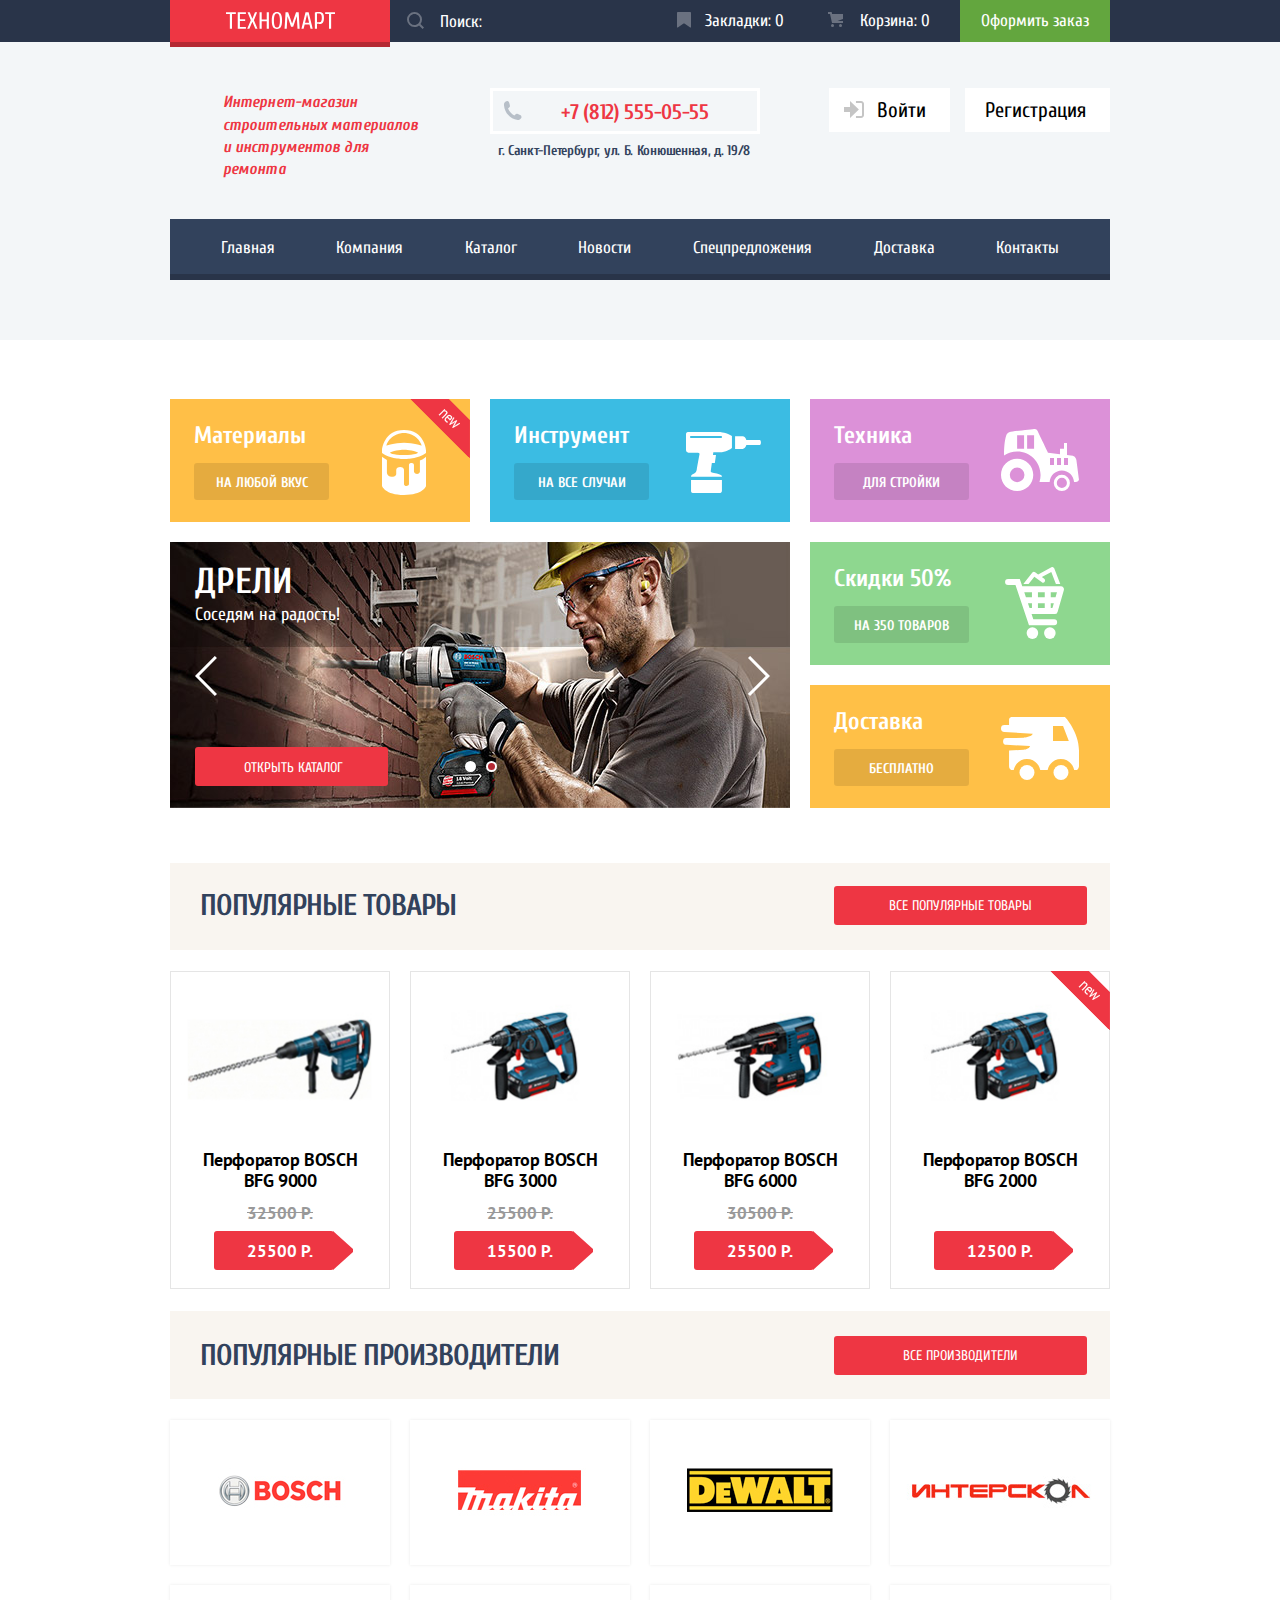
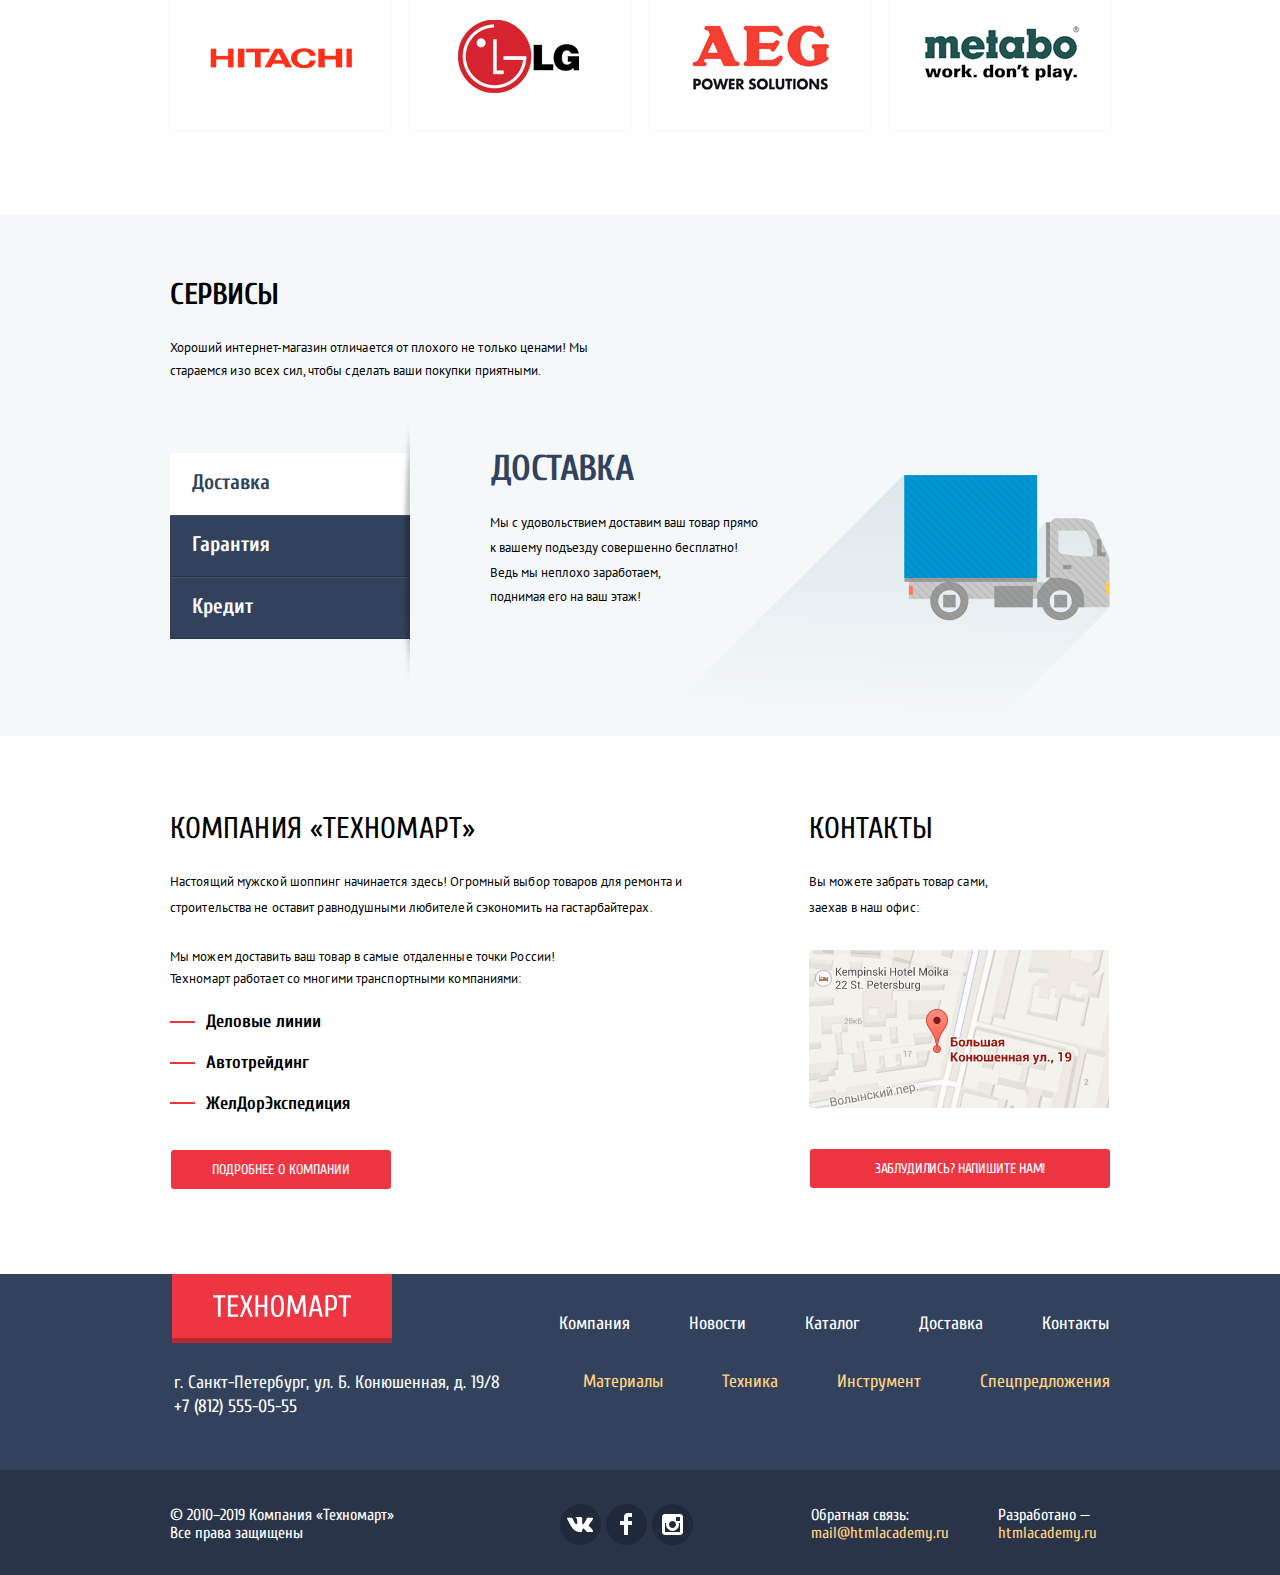
<file: index.html>
<!DOCTYPE html>
<html lang="ru">

  <head>
    <meta charset="UTF-8">
    <meta name="viewport" content="width=device-width, initial-scale=1.0">
    <meta http-equiv="X-UA-Compatible" content="ie=edge">
    <title>Техномарт</title>
    <link href="https://fonts.googleapis.com/css?family=Cuprum:400,400i,700%7CPT+Sans:400,700&display=swap&subset=cyrillic" rel="stylesheet">    
    <link rel="stylesheet" href="css/style.min.css">
  </head>

  <body>
    <header class="page_header">
      <div class="page_header_top">
        <div class="wrapper">
          <a href="index.html" class="page_header_logo">
            <img src="img/logo_technomart.svg" width="109" height="19" alt="Логотип  ТЕХНОМАРТ">
          </a>
          <form class="page_header_search" action="https://echo.htmlacademy.ru" method="get">
            <label for="search" class="visually-hidden">Поиск</label>
            <input class="search_input" type="search" name="search" id="search" placeholder="Поиск:">
            <svg class="search_ico" xmlns="http://www.w3.org/2000/svg" width="17" height="17" viewBox="0 0 17 17"><path fill="#ffffff" d="M17 15.586l-3.542-3.542A7.465 7.465 0 0 0 15 7.5 7.5 7.5 0 1 0 7.5 15c1.71 0 3.282-.579 4.544-1.542L15.586 17 17 15.586zM2 7.5C2 4.467 4.467 2 7.5 2 10.532 2 13 4.467 13 7.5c0 3.032-2.468 5.5-5.5 5.5A5.506 5.506 0 0 1 2 7.5z"/></svg>
          </form>
          <a class="page_header_bookmarks" href="">Закладки: <span>0</span></a>
          <a class="page_header_cart empty" href="">Корзина: <span>0</span></a>
          <a class="page_header_purchase" href="">Оформить заказ</a>  
        </div>
      </div>

      <div class="page_header_middle">
        <div class="wrapper">
            <h1 class="page_header_info">
              Интернет-магазин строительных материалов и&nbsp;инструментов для ремонта
            </h1>
          <div class="page_header_contacts">
            <p class="phone_link"><a href="tel:+7(812)555-05-55">+7 (812) 555-05-55</a></p>
            <p>г. Санкт-Петербург, ул. Б. Конюшенная, д. 19/8</p>
          </div>
          <div class="user">
            <h2 class="visually-hidden">Авторизация</h2>
            <ul>
              <li class="user_log-in">
                <a class="user_link" href="">Войти
                  <svg xmlns="http://www.w3.org/2000/svg" width="20" height="17" viewBox="0 0 20 17"><path fill="#c5c5c5" d="M14.875 8.5L6 0v6H0v5h6v6z"/><path fill="#c5c5c5" d="M16.986 15.01h-5.027V17h5.027c2.178 0 3.004-1.81 3.029-3.026V3.028C19.99 1.811 19.164 0 16.986 0h-5.027v1.99h5.027c.839 0 .992.681 1.01 1.057v10.904c-.017.376-.171 1.059-1.01 1.059z"/></svg>
                </a>
              </li>
              <li class="user_registration">
                <a class="user_link" href="">Регистрация</a>
              </li>
            </ul>
          </div>
  
        </div>
      </div>

      <nav class="main_nav">
        <ul class="wrapper">
          <li><a href="">Главная</a></li>
          <li><a href="">Компания</a></li>
          <li><a href="catalog.html">Каталог</a></li>
          <li><a href="">Новости</a></li>
          <li><a href="">Спецпредложения</a></li>
          <li><a href="">Доставка</a></li>
          <li><a href="">Контакты</a></li>
        </ul>
      </nav>
    </header>

    <main>
      <!-- Секция "Возможности" -->
      <section class="opportunities wrapper">
        <h2 class="visually-hidden">Возможности</h2>
        <ul class="opportunities_list">
          <li class="opportunities_item materials">
            <article>
              <h3>Материалы</h3>
              <div class="flag flag-new flag-opportunities">новинка</div>
              <a href="">На любой вкус</a>
            </article>
          </li>
          <li class="opportunities_item tool">
            <article>
              <h3>Инструмент</h3>
              <a href="">На все случаи</a>
            </article>
          </li>
          <li class="opportunities_item technic">
            <article>
              <h3>Техника</h3>
              <a href="">Для стройки</a>
            </article>
          </li>
          <li class="opportunities_slider">
            <ul class="slider_list">
              <li class="slider_item drills">
                <article>
                  <h3>Дрели</h3>
                  <p>Соседям на радость!</p>
                </article>
              </li>
              <li class="slider_item perforators">
                <article class="hidden"> <!-- hidden - класс для временного скрытия -->
                  <h3>Перфораторы</h3>
                  <p>Настоящие мужские игрушки</p>
                  <!-- <img src="img/slider_perforators.jpg" width="620" height="266" alt="Перфораторы"> -->
                </article>
              </li>
            </ul>

            <ul class="slider_dots">
              <li><button type="button"><span class="visually-hidden">Слайд 1</span></button></li>
              <li><button type="button" class="active"><span class="visually-hidden">Слайд 2</span></button></li>
            </ul>

            <button type="button" class="slider_button slider_button-prev visually-hidden" aria-label="Предыдущий"></button>
            <button type="button" class="slider_button slider_button-next visually-hidden" aria-label="Следующий"></button>

            <a href="catalog.html">Открыть каталог</a>
          </li>
          <li>
            <article class="opportunities_item discounts">
              <h3>Скидки 50%</h3>
              <a href="">На 350 товаров</a>
            </article>
            <article class="opportunities_item delivery">
              <h3>Доставка</h3>
              <a href="">Бесплатно</a>
            </article>
          </li>
        </ul>
      </section>
      <!-- Секция "Популярные товары" -->
      <section class="goods-popular wrapper">
        <h2>Популярные товары</h2>
        <a href="">Все популярные товары</a>

        <ul class="goods_list">
          <li class="goods_item">
            <article>
              <h3 class="goods_item_title">
                <a class="goods_item_name" href="">
                  Перфоратор BOSCH BFG 9000
                </a>
              </h3>
              <div class="goods_item_popup">
                <a href="">Купить</a>
                <button class="button">В закладки</button>
              </div>
              <a class="goods_item_image" href="">
                <img src="img/perf_bosch_bfg_9000.jpg" width="218" height="170" alt="Перфоратор BOSCH BFG 9000">
              </a>
              <del class="goods_item_price-old">32500 Р.</del>
              <p class="goods_item_price">25500 Р.</p>
            </article>
          </li>
          <li class="goods_item">
            <article>
              <h3 class="goods_item_title">
                <a class="goods_item_name" href="">
                  Перфоратор BOSCH BFG 3000
                </a>
              </h3>
              <div class="goods_item_popup">
                <a href="">Купить</a>
                <button class="button">В закладки</button>
              </div>
              <a class="goods_item_image" href="">
                <img src="img/perf_bosch_bfg_3000.jpg" width="218" height="170" alt="Перфоратор BOSCH BFG 3000">
              </a>
              <del class="goods_item_price-old">25500 Р.</del>
              <p class="goods_item_price">15500 Р.</p>
            </article>
          </li>
          <li class="goods_item">
            <article>
              <h3 class="goods_item_title">
                <a class="goods_item_name" href="">
                  Перфоратор BOSCH BFG 6000
                </a>
              </h3>
              <div class="goods_item_popup">
                <a href="">Купить</a>
                <button class="button">В закладки</button>
              </div>
              <a class="goods_item_image" href="">
                <img src="img/perf_bosch_bfg_6000.jpg" width="218" height="170" alt="Перфоратор BOSCH BFG 6000">
              </a>
              <del class="goods_item_price-old">30500 Р.</del>
              <p class="goods_item_price">25500 Р.</p>
            </article>
          </li>
          <li class="goods_item">
            <article>
              <h3 class="goods_item_title">
                <a class="goods_item_name" href="">
                  Перфоратор BOSCH BFG 2000
                </a>
              </h3>
              <div class="flag flag-new">новинка</div>
              <div class="goods_item_popup">
                <a href="">Купить</a>
                <button class="button">В закладки</button>
              </div>
              <a class="goods_item_image" href="">
                <img src="img/perf_bosch_bfg_2000.jpg" width="218" height="170" alt="Перфоратор BOSCH BFG 2000">
              </a>
              <p class="goods_item_price">12500 Р.</p>
            </article>
          </li>
        </ul>
      </section>
      <!-- Секция "Популярные производители" -->
      <section class="producers-popular wrapper">
        <h2>Популярные производители</h2>
        <a href="">Все производители</a>
        <ul class="producers_list">
          <li class="producers_item">
            <a href="">
              <img src="img/producer_bosch.jpg" width="220" height="145" alt="BOSCH">
            </a>
          </li>
          <li class="producers_item">
            <a href="">
              <img src="img/producer_makita.jpg" width="220" height="145" alt="Makita">
            </a>
          </li>
          <li class="producers_item">
            <a href="">
              <img src="img/producer_dewalt.jpg" width="220" height="145" alt="DeWALT">
            </a>
          </li>
          <li class="producers_item">
            <a href="">
              <img src="img/producer_interskol.jpg" width="220" height="145" alt="Интерскол">
            </a>
          </li>
          <li class="producers_item">
            <a href="">
              <img src="img/producer_hitachi.jpg" width="220" height="145" alt="HITACHI">
            </a>
          </li>
          <li class="producers_item">
            <a href="">
              <img src="img/producer_lg.jpg" width="220" height="145" alt="LG">
            </a>
          </li>
          <li class="producers_item">
            <a href="">
              <img src="img/producer_aeg.jpg" width="220" height="145" alt="AEG">
            </a>
          </li>
          <li class="producers_item">
            <a href="">
              <img src="img/producer_metabo.jpg" width="220" height="145" alt="Metabo">
            </a>
          </li>
        </ul>
      </section>
      <!-- Секция "Сервисы" -->
      <section class="services">
        <div class="wrapper">
          <h2>Сервисы</h2>
          <p>
            Хороший интернет-магазин отличается от плохого не только ценами! 
            Мы стараемся изо всех сил, чтобы сделать ваши покупки приятными.
          </p>

          <div class="services_slider">
            <ul class="services_menu">
              <li class="services_tab active"><button class="services_btn" type="button">Доставка</button></li>
              <li class="services_tab"><button class="services_btn" type="button">Гарантия</button></li>
              <li class="services_tab"><button class="services_btn" type="button">Кредит</button></li>    
            </ul>

            <ul class="services_list">
              <li class="services_item delivery">
                <h3 class="services_title">Доставка</h3>
                <p class="services_descr">
                  Мы с удовольствием доставим ваш товар прямо <br>
                  к вашему подъезду совершенно бесплатно!
                  Ведь мы неплохо заработаем, <br>
                  поднимая его на ваш этаж!
                </p>
              </li>
              <li class="services_item guarantee hidden">
                <h3 class="services_title">Гарантия</h3>
                <p class="services_descr">
                  Если купленный у нас товар поломается или заискрит, <br>
                  а также в случае пожара, спровоцированного его возгоранием,  
                  вы всегда можете быть уверены в нашей гарантии. Мы обменяем 
                  сгоревший товар на новый. <br>
                  Дом уж восстановите как-нибудь сами.
                </p>
              </li>
              <li class="services_item credit hidden">
                <h3 class="services_title">Кредит</h3>
                <p class="services_descr">
                  Залезть в долговую яму стало проще! <br>
                  Кредитные консультанты придут вам на помощь.
                </p>
                <a>Отправить заявку</a>
              </li>
            </ul>
          </div>
          
        </div>
      </section>

      <div class="blocks_wrapper wrapper"> <!-- не могу придумать внятное название класса -->
        <section class="company_about about">
          <h2 class="about_title">Компания «Техномарт»</h2>
          <p class="about_descr">
            Настоящий мужской шоппинг начинается здесь! Огромный выбор товаров для ремонта и<br>
            строительства не оставит равнодушными любителей сэкономить на гастарбайтерах.
          </p>
          <p class="about_descr">
            Мы можем доставить ваш товар в самые отдаленные точки России!<br>
            Техномарт работает со многими транспортными компаниями:
          </p>
          <ul class="about_partners">
            <li>Деловые линии</li>
            <li>Автотрейдинг</li>
            <li>ЖелДорЭкспедиция</li>
          </ul>
          <a class="about_more-link" href="">Подробнее о Компании</a>
        </section>
  
        <section class="company_contacts contacts">
          <h2 class="contacts_title">Контакты</h2>
          <p class="contacts_descr">
            Вы можете забрать товар сами,<br>
            заехав в наш офис:
          </p>
          <a class="contacts_map-link" href="">
            <img class="contacts_map" src="img/map_preview.png"  width="300" height="158" alt="Офис компании по адресу г. Санкт-Петербург, ул. Б. Конюшенная, д. 19/8">
          </a>
          <a class="contacts_feedback-btn" href="">Заблудились? Напишите нам!</a>
        </section>
      </div>

    </main>

    <footer class="page_footer">
      <div class="wrapper">
        <div class="page_footer_wrapper-left">
          <a href="index.html" class="page_footer_logo">
            <img src="img/logo_technomart.svg" width="138" height="23" alt="Логотип  ТЕХНОМАРТ">
          </a>
            <p class="company_address">г. Санкт-Петербург, ул. Б. Конюшенная, д. 19/8</p>
            <p class="phone_link"><a href="tel:+7(812)555-05-55">+7 (812) 555-05-55</a></p>
        </div>

        <div class="page_footer_nav footer_nav">
          <ul class="footer_nav_main">
            <li><a href="">Компания</a></li>
            <li><a href="">Новости</a></li>
            <li><a href="catalog.html">Каталог</a></li>
            <li><a href="">Доставка</a></li>
            <li><a href="">Контакты</a></li>
          </ul>

          <ul class="footer_nav_opportunity">
            <li><a href="">Материалы</a></li>
            <li><a href="">Техника</a></li>
            <li><a href="">Инструмент</a></li>
            <li><a href="">Спецпредложения</a></li>
          </ul>
        </div>
      </div>

      <div class="page_footer_bottom footer_bottom">
        <div class="wrapper">
          <p class="footer_bottom_copyright">
            © 2010–2019 Компания «Техномарт»
            Все права защищены
          </p>
          <ul class="social">
            <li><a href="">Вконтакте
              <svg xmlns="http://www.w3.org/2000/svg" width="26" height="15" viewBox="0 0 26 15"><path fill="#FFF" d="M16.138 11.51c.956-.309 2.18 2.04 3.483 2.939.978.681 1.727.534 1.727.534l3.473-.05s1.815-.112.957-1.554c-.071-.12-.503-1.069-2.585-3.022-2.177-2.043-1.882-1.712.739-5.244 1.597-2.153 2.236-3.468 2.036-4.028-.192-.539-1.365-.399-1.365-.399L20.69.713c-.381.001-.704.119-.851.515-.003.004-.621 1.666-1.445 3.079-1.741 2.989-2.436 3.148-2.724 2.961-.661-.433-.494-1.737-.494-2.664 0-2.897.432-4.105-.846-4.417-.427-.104-.739-.172-1.828-.182-1.392-.021-2.574 0-3.244.329-.445.223-.786.712-.579.74.26.035.843.16 1.155.586.401.552.389 1.789.389 1.789s.229 3.411-.54 3.834c-.528.29-1.25-.302-2.803-3.016-.793-1.388-1.392-2.922-1.392-2.922s-.116-.285-.326-.441c-.25-.185-.6-.244-.6-.244L.848.684S.29.7.085.946c-.182.218-.015.668-.015.668s2.909 6.881 6.203 10.347c3.02 3.182 6.452 2.971 6.452 2.971h1.555s.469-.054.709-.312c.224-.24.214-.691.214-.691s-.031-2.109.935-2.419z"/></svg>
            </a></li>
            <li><a href="">Фейсбук
              <svg xmlns="http://www.w3.org/2000/svg" width="12" height="22" viewBox="0 0 12 22"><path fill="#FFF" d="M12 4V0H8a4 4 0 0 0-4 4v4H0v4h4v10h4V12h4V8H8V4h4z"/></svg>
            </a></li>
            <li><a href="">Инстаграм
              <svg xmlns="http://www.w3.org/2000/svg" width="21" height="21" viewBox="0 0 21 21"><path fill="#FFF" d="M18 0H3C1.35 0 0 1.35 0 3v15c0 1.65 1.35 3 3 3h15c1.65 0 3-1.35 3-3V3c0-1.65-1.35-3-3-3zm-7.5 7c1.93 0 3.5 1.57 3.5 3.5S12.43 14 10.5 14 7 12.43 7 10.5 8.57 7 10.5 7zM18 18H3V9h1.181A6.504 6.504 0 0 0 4 10.5a6.5 6.5 0 1 0 13 0 6.45 6.45 0 0 0-.181-1.5H18v9zm0-11h-4V3h4v4z"/></svg>
            </a></li>
          </ul>
          <p class="footer_bottom_feedback">
            Обратная связь:
            <a href="mail@htmlacademy.ru">mail@htmlacademy.ru</a>
          </p>
          <p class="footer_bottom_developer">
            Разработано —
            <a href="https://htmlacademy.ru/intensive/htmlcss">htmlacademy.ru</a>
          </p>
  
        </div>
      </div>
    </footer>

    <section class="popup feedback_popup">
      <h2 class="visually-hidden">Форма обратной связи</h2>

      <form action="https://echo.htmlacademy.ru" method="post">
        <p>
          <label for="user_name">Ваше имя:</label>
          <input type="text" name="user_name" id="user_name" placeholder="Имя Фамилия" >
        </p>
        <p>
          <label for="user_email">Ваш e-mail:</label>
          <input type="email" name="user_email" id="user_email" placeholder="email@example.com">  
        </p>
        <p>
          <label class="user_message" for="user_message">Текст письма:</label>
          <textarea name="user_message" id="user_message" cols="30" rows="7" placeholder="В свободной форме" ></textarea>
        </p>

        <div class="popup_bottom">
          <button class="feedback_send" type="submit">Отправить</button>
        </div>
      </form>

      <button class="popup_close" type="button">
        <span class="visually-hidden">Закрыть</span>
      </button>
    </section>

    <div class="popup map_popup">
      <iframe src="https://www.google.com/maps/embed?pb=!1m18!1m12!1m3!1d1998.603787253322!2d30.320858716337323!3d59.938716481876234!2m3!1f0!2f0!3f0!3m2!1i1024!2i768!4f13.1!3m3!1m2!1s0x4696310fca145cc1%3A0x42b32648d8238007!2z0JHQvtC70YzRiNCw0Y8g0JrQvtC90Y7RiNC10L3QvdCw0Y8g0YPQuy4sIDE5LzgsINCh0LDQvdC60YIt0J_QtdGC0LXRgNCx0YPRgNCzLCAxOTExODY!5e0!3m2!1sru!2sru!4v1582726469779!5m2!1sru!2sru" width="940" height="446" style="border:0;" allowfullscreen=""></iframe>

      <p class="map_popup-static"><img src="img/map_popup.png" width="940" height="446" alt="Развёрнутое изображение карты с адресом офиса по адресу г. Санкт-Петербург, ул. Б. Конюшенная, д. 19/8"></p>

      <button class="popup_close" type="button">
        <span class="visually-hidden">Закрыть</span>
      </button>
    </div>

    <div class="popup purchase_popup">
      <p>Товар добавлен в корзину!</p>

      <div class="popup_bottom">
        <a class="purchase_cart" href="">Оформить заказ</a>
        <button class="purchase_next" type="button">Продолжить покупки</button>
      </div>

      <button class="popup_close" type="button">
        <span class="visually-hidden">Закрыть</span>
      </button>
    </div>

    <script src="js/script.min.js"></script>
  </body>

</html>
</file>
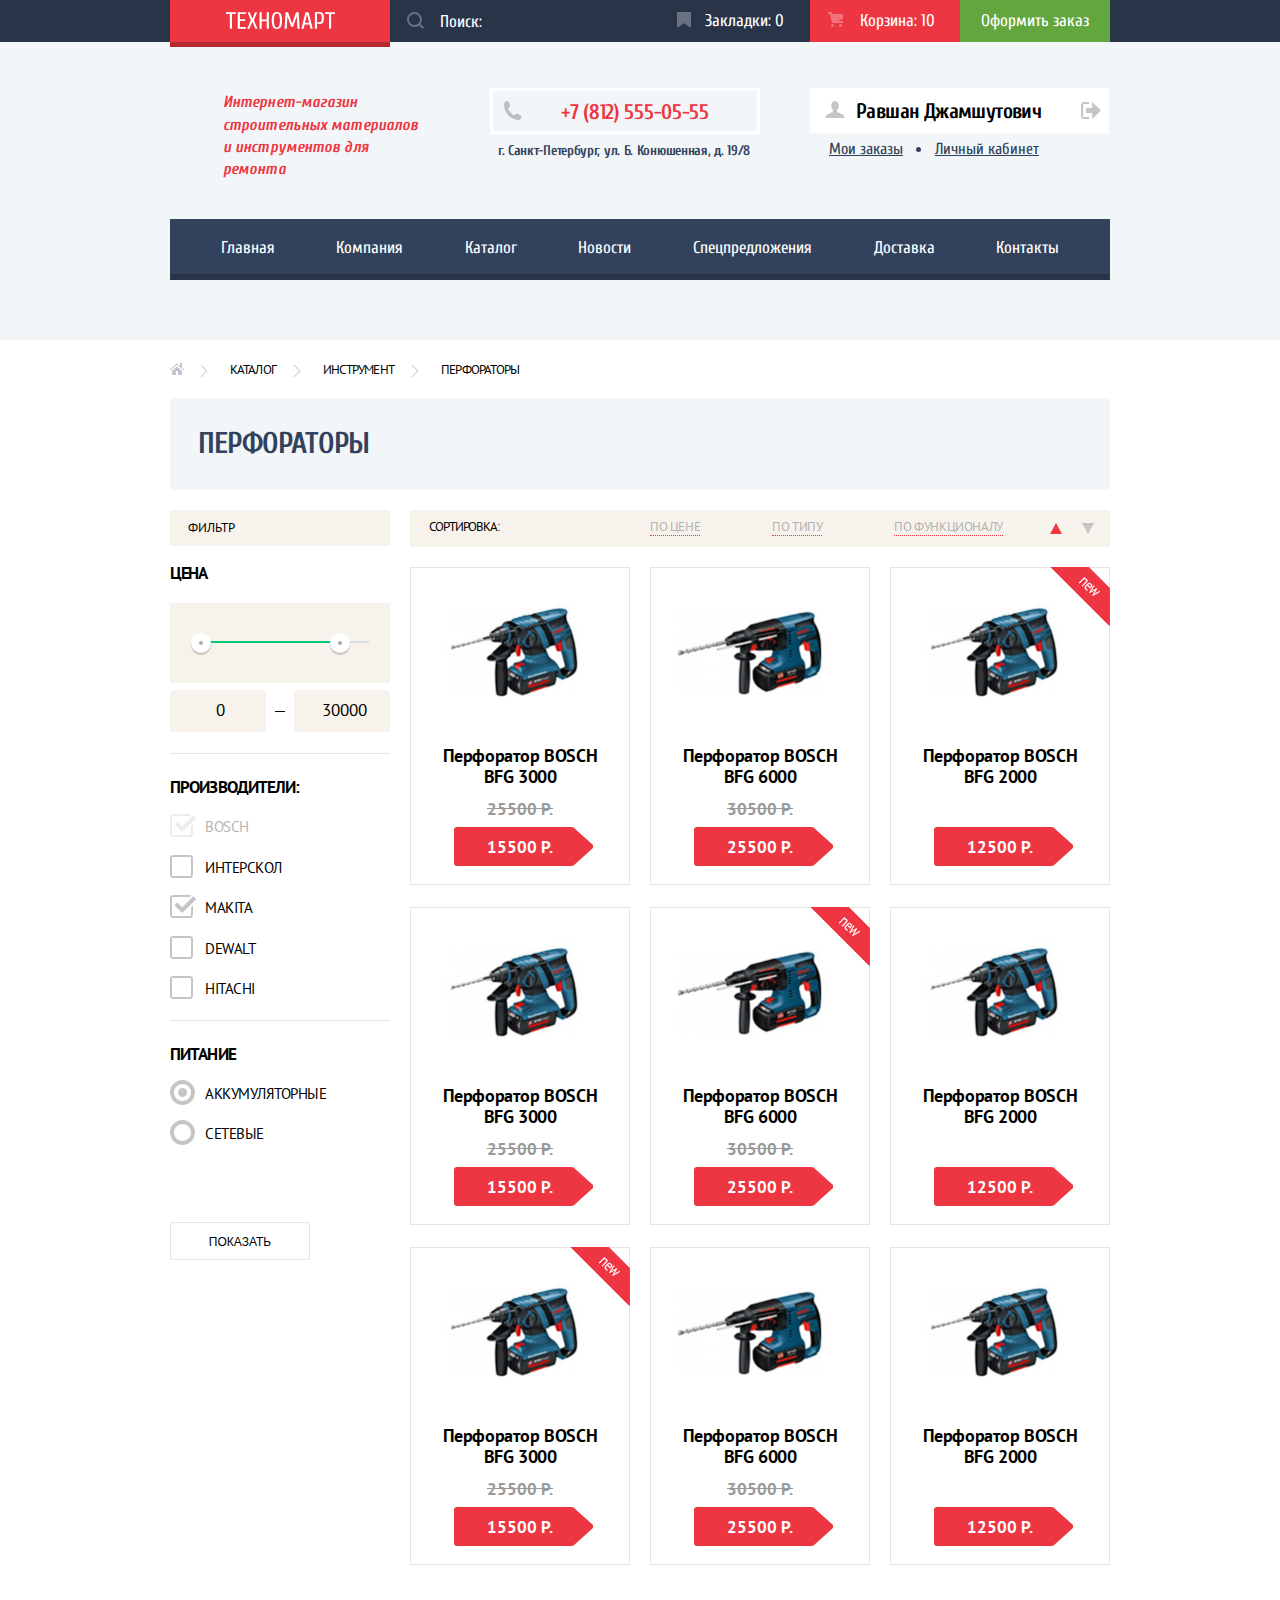
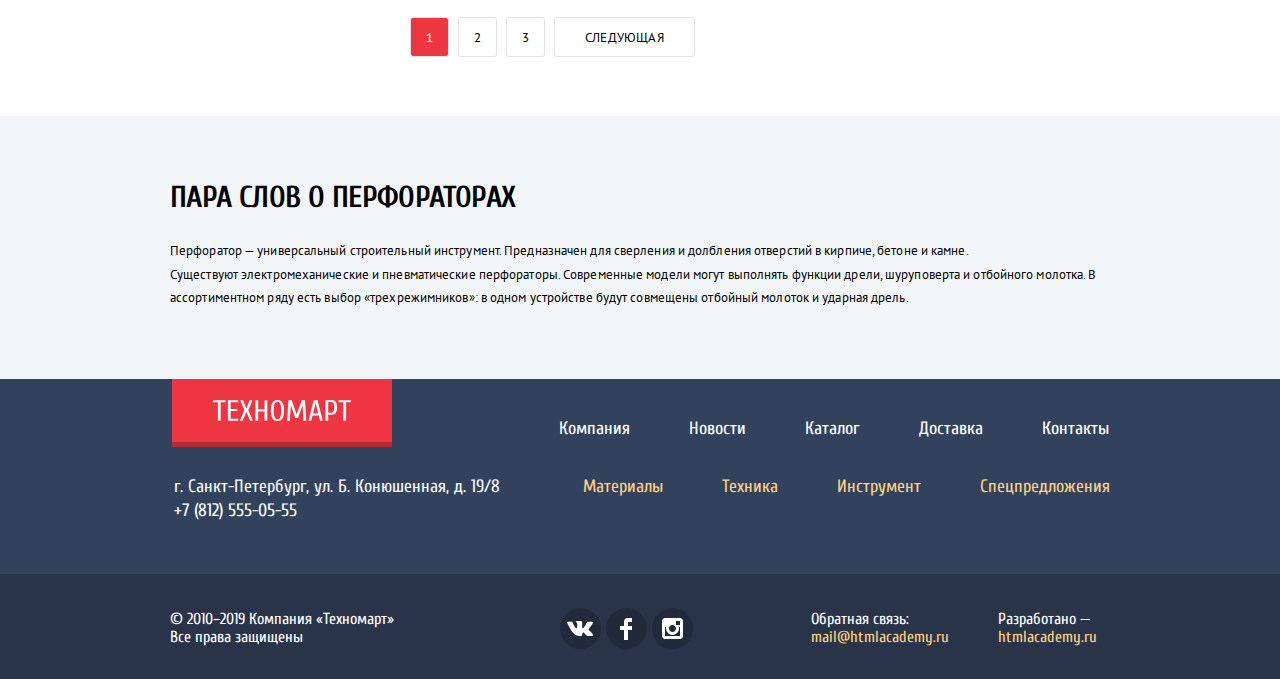
<file: catalog.html>
<!DOCTYPE html>
<html lang="ru">

  <head>
    <meta charset="UTF-8">
    <meta name="viewport" content="width=device-width, initial-scale=1.0">
    <meta http-equiv="X-UA-Compatible" content="ie=edge">
    <title>Каталог</title>
    <link href="https://fonts.googleapis.com/css?family=Cuprum:400,400i,700%7CPT+Sans:400,700&display=swap&subset=cyrillic" rel="stylesheet">    
    <link rel="stylesheet" href="css/style.min.css">
  </head>

  <body>
    <header class="page_header">
      <div class="page_header_top">
        <div class="wrapper">
          <a href="index.html" class="page_header_logo">
            <img src="img/logo_technomart.svg" width="109" height="19" alt="Логотип  ТЕХНОМАРТ">
          </a>
          <form class="page_header_search" action="https://echo.htmlacademy.ru" method="get">
            <label for="search" class="visually-hidden">Поиск</label>
            <input class="search_input" type="search" name="search" id="search" placeholder="Поиск:">
            <svg class="search_ico" xmlns="http://www.w3.org/2000/svg" width="17" height="17" viewBox="0 0 17 17"><path fill="#ffffff" d="M17 15.586l-3.542-3.542A7.465 7.465 0 0 0 15 7.5 7.5 7.5 0 1 0 7.5 15c1.71 0 3.282-.579 4.544-1.542L15.586 17 17 15.586zM2 7.5C2 4.467 4.467 2 7.5 2 10.532 2 13 4.467 13 7.5c0 3.032-2.468 5.5-5.5 5.5A5.506 5.506 0 0 1 2 7.5z"/></svg>
          </form>
          <a class="page_header_bookmarks" href="">Закладки: <span>0</span></a>
          <a class="page_header_cart" href="">Корзина: <span>10</span></a>
          <a class="page_header_purchase" href="">Оформить заказ</a>
  
        </div>
      </div>

      <div class="page_header_middle">
        <div class="wrapper">
          <p class="page_header_info">
            Интернет-магазин строительных материалов и&nbsp;инструментов для ремонта
          </p>
          <div class="page_header_contacts">
            <p class="phone_link"><a href="tel:+7(812)555-05-55">+7 (812) 555-05-55</a></p>
            <p>г. Санкт-Петербург, ул. Б. Конюшенная, д. 19/8</p>
          </div>
          <section class="user user_account">
            <h2 class="visually-hidden">Авторизация</h2>
            <div>
              <a class="user_link user_name" href="">Равшан Джамшутович
                <svg xmlns="http://www.w3.org/2000/svg" width="20" height="18" viewBox="0 0 20 18"><path fill="#c5c5c5" d="M17.881 14.166c-2.144-.735-4.256-1.666-5.207-2.39-.657-.501-.77-1.618-.517-2.415 1.118-.903 1.864-2.477 1.864-4.278C14.021 2.276 12.221 0 10 0S5.979 2.276 5.979 5.083c0 1.801.746 3.374 1.863 4.277.253.798.141 1.915-.517 2.416-.95.724-3.063 1.654-5.207 2.39S0 18 0 18h20s.025-3.099-2.119-3.834z"/></svg>
              </a>
              <a class="user_link user_log-out" href="">Выйти
                <svg xmlns="http://www.w3.org/2000/svg" width="21" height="17" viewBox="0 0 21 17"><g fill="#c5c5c5"><path fill="#c5c5c5" d="M21 8.5L12.125 0v6h-6v5h6v6z"/><path fill="#c5c5c5" d="M3.106 13.952V3.048c.018-.376.171-1.057 1.01-1.057h5.027V0H4.116C1.938 0 1.112 1.81 1.087 3.027v10.946C1.112 15.189 1.938 17 4.116 17h5.027v-1.99H4.116c-.839 0-.992-.683-1.01-1.058z"/></g></svg>
              </a>
            </div>
            <ul class="user_nav">
              <li>
                <a href="">Мои заказы</a>
              </li>
              <li>
                <a href="">Личный кабинет</a>
              </li>
            </ul>
          </section>
  
        </div>
      </div>

      <nav class="main_nav">
        <ul class="wrapper">
          <li><a href="index.html">Главная</a></li>
          <li><a href="">Компания</a></li>
          <li><a href="">Каталог</a></li>
          <li><a href="">Новости</a></li>
          <li><a href="">Спецпредложения</a></li>
          <li><a href="">Доставка</a></li>
          <li><a href="">Контакты</a></li>
        </ul>
      </nav>
    </header>

    <main>
      <div class="wrapper">
        <ul class="breadcrumbs">
          <li><a class="document_index" href="index.html">Главная</a></li>
          <li><a href="catalog.html">Каталог</a></li>
          <li><a href="">Инструмент</a></li>
          <li>Перфораторы</li>
        </ul>
  
        <h1 class="page_title">Перфораторы</h1>
  
        <div class="catalog">
          <section class="catalog_filter">
            <h2 class="visually-hidden">Фильтр товаров</h2>
  
            <h3 class="catalog_filter_title">Фильтр</h3>
  
            <form action="https://echo.htmlacademy.ru" method="get">
              <fieldset class="filter_group">
                <legend class="filter_price_title">Цена</legend>
  
                <div class="price_range_controls">
                  <div class="scale">
                    <div class="bar"></div>
                  </div>
                  <button type="button" class="price_range_toggle range_toggle-min visually-hidden" aria-label="Уменьшить"></button>
                  <button type="button" class="price_range_toggle range_toggle-max visually-hidden" aria-label="Увеличить"></button>
                </div>
  
                <ul>
                  <li>
                    <input class="filter_price_min" type="text" name="price_min" id="price_min" value="0" aria-label="Минимальная цена">    
                  </li>
                  <li>
                    <input class="filter_price_max" type="text" name="price_max" id="price_max" value="30000" aria-label="Максимальная цена">    
                  </li>
                </ul>
              </fieldset>
    
              <fieldset class="filter_group">
                <legend class="filter_title">Производители:</legend>
                <ul>
                  <li>
                    <input class="visually-hidden filter_checkbox" type="checkbox" name="bosch" id="bosch" checked disabled>
                    <label for="bosch">Bosch</label>
                  </li>
                  <li>
                    <input class="visually-hidden filter_checkbox" type="checkbox" name="interscol" id="interscol">
                    <label for="interscol">Интерскол</label>
                  </li>
                  <li>
                    <input class="visually-hidden filter_checkbox" type="checkbox" name="makita" id="makita" checked>
                    <label for="makita">Makita</label>
                  </li>
                  <li>
                    <input class="visually-hidden filter_checkbox" type="checkbox" name="dewalt" id="dewalt">
                    <label for="dewalt">Dewalt</label>
                  </li>
                  <li>
                    <input class="visually-hidden filter_checkbox" type="checkbox" name="hitachi" id="hitachi">
                    <label for="hitachi">Hitachi</label>
                  </li>
                </ul>
              </fieldset>
    
              <fieldset class="filter_group">
                <legend class="filter_title">Питание</legend>
                <ul>
                  <li>
                    <input class="visually-hidden filter_radio" type="radio" name="power" id="battery" value="battery" checked>
                    <label for="battery">Аккумуляторные</label>
                  </li>
                  <li>
                    <input class="visually-hidden filter_radio" type="radio" name="power" id="cable" value="cable">
                    <label for="cable">Сетевые</label>
                  </li>
                </ul>
              </fieldset>
  
              <button type="submit">Показать</button>
            </form>
  
            
          </section>
  
          <section class="catalog_goods">
            <section class="catalog_sort sort">
              <h2>Сортировка:</h2>
  
              <ul class="sort_list">
                <li class="sort_item"><a href="">По цене</a></li>
                <li class="sort_item"><a href="">По типу</a></li>
                <li class="sort_item"><a href="">По функционалу</a></li>
              </ul>
  
              <div class="sort_list_direction">
                <a href="" class="sort_up active">
                  <span class="visually-hidden">Сортировка по возрастанию</span>
                </a>
                <a href="" class="sort_down">
                  <span class="visually-hidden">Сортировка по убыванию</span>
                </a>
              </div>
  
            </section>
            
            <section class="goods">
              <h3 class="visually-hidden">Список товаров</h3>
              <ul class="goods_list">
                <li class="goods_item">
                  <article>
                    <h3 class="goods_item_title">
                      <a class="goods_item_name" href="">
                        Перфоратор BOSCH BFG 3000
                      </a>
                    </h3>
                    <div class="goods_item_popup">
                      <a href="">Купить</a>
                      <button class="button">В закладки</button>
                    </div>
                    <a class="goods_item_image" href="">
                      <img src="img/perf_bosch_bfg_3000.jpg" width="218" height="170" alt="Перфоратор BOSCH BFG 3000">
                    </a>
                    <del class="goods_item_price-old">25500 Р.</del>
                    <p class="goods_item_price">15500 Р.</p>
                  </article>
                </li>
                <li class="goods_item">
                  <article>
                    <h3 class="goods_item_title">
                      <a class="goods_item_name" href="">
                        Перфоратор BOSCH BFG 6000
                      </a>
                    </h3>
                    <div class="goods_item_popup">
                      <a href="">Купить</a>
                      <button class="button">В закладки</button>
                    </div>
                    <a class="goods_item_image" href="">
                      <img src="img/perf_bosch_bfg_6000.jpg" width="218" height="170" alt="Перфоратор BOSCH BFG 6000">
                    </a>
                    <del class="goods_item_price-old">30500 Р.</del>
                    <p class="goods_item_price">25500 Р.</p>
                  </article>
                </li>
                <li class="goods_item">
                  <article>
                    <h3 class="goods_item_title">
                      <a class="goods_item_name" href="">
                        Перфоратор BOSCH BFG 2000
                      </a>
                    </h3>
                    <div class="flag flag-new">новинка</div>
                    <div class="goods_item_popup">
                      <a href="">Купить</a>
                      <button class="button">В закладки</button>
                    </div>
                    <a class="goods_item_image" href="">
                      <img src="img/perf_bosch_bfg_2000.jpg" width="218" height="170" alt="Перфоратор BOSCH BFG 2000">
                    </a>
                    <p class="goods_item_price">12500 Р.</p>
                  </article>
                </li>
                <li class="goods_item">
                  <article>
                    <h3 class="goods_item_title">
                      <a class="goods_item_name" href="">
                        Перфоратор BOSCH BFG 3000
                      </a>
                    </h3>
                    <div class="goods_item_popup">
                      <a href="">Купить</a>
                      <button class="button">В закладки</button>
                    </div>
                    <a class="goods_item_image" href="">
                      <img src="img/perf_bosch_bfg_3000.jpg" width="218" height="170" alt="Перфоратор BOSCH BFG 3000">
                    </a>
                    <del class="goods_item_price-old">25500 Р.</del>
                    <p class="goods_item_price">15500 Р.</p>
                  </article>
                </li>
                <li class="goods_item">
                  <article>
                    <h3 class="goods_item_title">
                      <a class="goods_item_name" href="">
                        Перфоратор BOSCH BFG 6000
                      </a>
                    </h3>
                    <div class="flag flag-new">новинка</div>
                    <div class="goods_item_popup">
                      <a href="">Купить</a>
                      <button class="button">В закладки</button>
                    </div>
                    <a class="goods_item_image" href="">
                      <img src="img/perf_bosch_bfg_6000.jpg" width="218" height="170" alt="Перфоратор BOSCH BFG 6000">
                    </a>
                    <del class="goods_item_price-old">30500 Р.</del>
                    <p class="goods_item_price">25500 Р.</p>
                  </article>
                </li>
                <li class="goods_item">
                  <article>
                    <h3 class="goods_item_title">
                      <a class="goods_item_name" href="">
                        Перфоратор BOSCH BFG 2000
                      </a>
                    </h3>
                    <div class="goods_item_popup">
                      <a href="">Купить</a>
                      <button class="button">В закладки</button>
                    </div>
                    <a class="goods_item_image" href="">
                      <img src="img/perf_bosch_bfg_2000.jpg" width="218" height="170" alt="Перфоратор BOSCH BFG 2000">
                    </a>
                    <p class="goods_item_price">12500 Р.</p>
                  </article>
                </li>
                <li class="goods_item">
                  <article>
                    <h3 class="goods_item_title">
                      <a class="goods_item_name" href="">
                        Перфоратор BOSCH BFG 3000
                      </a>
                    </h3>
                    <div class="flag flag-new">новинка</div>
                    <div class="goods_item_popup">
                      <a href="">Купить</a>
                      <button class="button">В закладки</button>
                    </div>
                    <a class="goods_item_image" href="">
                      <img src="img/perf_bosch_bfg_3000.jpg" width="218" height="170" alt="Перфоратор BOSCH BFG 3000">
                    </a>
                    <del class="goods_item_price-old">25500 Р.</del>
                    <p class="goods_item_price">15500 Р.</p>
                  </article>
                </li>
                <li class="goods_item">
                  <article>
                    <h3 class="goods_item_title">
                      <a class="goods_item_name" href="">
                        Перфоратор BOSCH BFG 6000
                      </a>
                    </h3>
                    <div class="goods_item_popup">
                      <a href="">Купить</a>
                      <button class="button">В закладки</button>
                    </div>
                    <a class="goods_item_image" href="">
                      <img src="img/perf_bosch_bfg_6000.jpg" width="218" height="170" alt="Перфоратор BOSCH BFG 6000">
                    </a>
                    <del class="goods_item_price-old">30500 Р.</del>
                    <p class="goods_item_price">25500 Р.</p>
                  </article>
                </li>
                <li class="goods_item">
                  <article>
                    <h3 class="goods_item_title">
                      <a class="goods_item_name" href="">
                        Перфоратор BOSCH BFG 2000
                      </a>
                    </h3>
                    <div class="goods_item_popup">
                      <a href="">Купить</a>
                      <button class="button">В закладки</button>
                    </div>
                    <a class="goods_item_image" href="">
                      <img src="img/perf_bosch_bfg_2000.jpg" width="218" height="170" alt="Перфоратор BOSCH BFG 2000">
                    </a>
                    <p class="goods_item_price">12500 Р.</p>
                  </article>
                </li>
              </ul>
            </section>
  
            <div class="catalog_pages wrapper">
              <ul class="pages_list">
                <li class="pages_item"><a class="active" href="">1</a></li>
                <li class="pages_item"><a href="">2</a></li>
                <li class="pages_item"><a href="">3</a></li>
                <li class="pages_item"><a href="">Следующая</a></li>
              </ul>  
            </div>
          </section>
        </div>
      </div>
      
      <section class="catalog_about">
        <div class="wrapper">
          <h2 class="catalog_about_title">Пара слов о перфораторах</h2>
          <p class="catalog_about_descr">
            Перфоратор — универсальный строительный инструмент. Предназначен для сверления и долбления отверстий в кирпиче,
            бетоне и камне. <br>
            Существуют электромеханические и пневматические перфораторы. Современные модели могут выполнять функции дрели,
            шуруповерта и отбойного молотка.
            В ассортиментном ряду есть выбор «трехрежимников»: в одном устройстве будут совмещены отбойный молоток и ударная
            дрель.
          </p>
  
        </div>
      </section>
    </main>

    <footer class="page_footer">
      <div class="wrapper">
        <div class="page_footer_wrapper-left">
          <a href="index.html" class="page_footer_logo">
            <img src="img/logo_technomart.svg" width="138" height="23" alt="Логотип  ТЕХНОМАРТ">
          </a>
            <p class="company_address">г. Санкт-Петербург, ул. Б. Конюшенная, д. 19/8</p>
            <p class="phone_link"><a href="tel:+7(812)555-05-55">+7 (812) 555-05-55</a></p>
        </div>

        <div class="page_footer_nav footer_nav">
          <ul class="footer_nav_main">
            <li><a href="">Компания</a></li>
            <li><a href="">Новости</a></li>
            <li><a href="">Каталог</a></li>
            <li><a href="">Доставка</a></li>
            <li><a href="">Контакты</a></li>
          </ul>

          <ul class="footer_nav_opportunity">
            <li><a href="">Материалы</a></li>
            <li><a href="">Техника</a></li>
            <li><a href="">Инструмент</a></li>
            <li><a href="">Спецпредложения</a></li>
          </ul>
        </div>
      </div>

      <div class="page_footer_bottom footer_bottom">
        <div class="wrapper">
          <p class="footer_bottom_copyright">
            © 2010–2019 Компания «Техномарт»
            Все права защищены
          </p>
          <ul class="social">
            <li><a href="">Вконтакте
              <svg xmlns="http://www.w3.org/2000/svg" width="26" height="15" viewBox="0 0 26 15"><path fill="#FFF" d="M16.138 11.51c.956-.309 2.18 2.04 3.483 2.939.978.681 1.727.534 1.727.534l3.473-.05s1.815-.112.957-1.554c-.071-.12-.503-1.069-2.585-3.022-2.177-2.043-1.882-1.712.739-5.244 1.597-2.153 2.236-3.468 2.036-4.028-.192-.539-1.365-.399-1.365-.399L20.69.713c-.381.001-.704.119-.851.515-.003.004-.621 1.666-1.445 3.079-1.741 2.989-2.436 3.148-2.724 2.961-.661-.433-.494-1.737-.494-2.664 0-2.897.432-4.105-.846-4.417-.427-.104-.739-.172-1.828-.182-1.392-.021-2.574 0-3.244.329-.445.223-.786.712-.579.74.26.035.843.16 1.155.586.401.552.389 1.789.389 1.789s.229 3.411-.54 3.834c-.528.29-1.25-.302-2.803-3.016-.793-1.388-1.392-2.922-1.392-2.922s-.116-.285-.326-.441c-.25-.185-.6-.244-.6-.244L.848.684S.29.7.085.946c-.182.218-.015.668-.015.668s2.909 6.881 6.203 10.347c3.02 3.182 6.452 2.971 6.452 2.971h1.555s.469-.054.709-.312c.224-.24.214-.691.214-.691s-.031-2.109.935-2.419z"/></svg>
            </a></li>
            <li><a href="">Фейсбук
              <svg xmlns="http://www.w3.org/2000/svg" width="12" height="22" viewBox="0 0 12 22"><path fill="#FFF" d="M12 4V0H8a4 4 0 0 0-4 4v4H0v4h4v10h4V12h4V8H8V4h4z"/></svg>
            </a></li>
            <li><a href="">Инстаграм
              <svg xmlns="http://www.w3.org/2000/svg" width="21" height="21" viewBox="0 0 21 21"><path fill="#FFF" d="M18 0H3C1.35 0 0 1.35 0 3v15c0 1.65 1.35 3 3 3h15c1.65 0 3-1.35 3-3V3c0-1.65-1.35-3-3-3zm-7.5 7c1.93 0 3.5 1.57 3.5 3.5S12.43 14 10.5 14 7 12.43 7 10.5 8.57 7 10.5 7zM18 18H3V9h1.181A6.504 6.504 0 0 0 4 10.5a6.5 6.5 0 1 0 13 0 6.45 6.45 0 0 0-.181-1.5H18v9zm0-11h-4V3h4v4z"/></svg>
            </a></li>
          </ul>
          <p class="footer_bottom_feedback">
            Обратная связь:
            <a href="mail@htmlacademy.ru">mail@htmlacademy.ru</a>
          </p>
          <p class="footer_bottom_developer">
            Разработано —
            <a href="https://htmlacademy.ru/intensive/htmlcss">htmlacademy.ru</a>
          </p>
  
        </div>
      </div>
    </footer>

    <div class="popup purchase_popup">
      <p>Товар добавлен в корзину!</p>

      <div class="popup_bottom">
        <a class="purchase_cart" href="">Оформить заказ</a>
        <button class="purchase_next" type="button">Продолжить покупки</button>
      </div>

      <button class="popup_close" type="button">
        <span class="visually-hidden">Закрыть</span>
      </button>
    </div>

    <script src="js/script.min.js"></script>
  </body>

</html>
</file>
<file: css/style.min.css>
html{box-sizing:border-box;color:#000;font-family:Cuprum,Arial,Helvetica,sans-serif}*,::after,::before{box-sizing:inherit}body{margin:0}a{text-decoration:none}img{height:auto;max-width:100%}.wrapper{margin-left:auto;margin-right:auto;padding:0 10px;width:960px}.footer_nav a,.main_nav a,.page_header_top a,.phone_link a,.purchase_popup a{color:#fff}.visually-hidden{border:0;clip:rect(0 0 0 0);height:1px;margin:-1px;overflow:hidden;padding:0;position:absolute;width:1px}.hidden{display:none}.popup.popup-show{display:block;animation:bounce .6s}.popup.popup-error{animation:shake .6s}.page_header_top a:not(:first-child){padding-bottom:12px;padding-left:45px;padding-top:12px;width:150px}.page_header_top a.page_header_cart{padding-left:50px}.page_header_top a:last-child{padding-left:0;text-align:center}.page_header_top .wrapper{align-items:center;display:flex}.page_header_middle{background-color:#f3f6f8;padding-bottom:38px;padding-top:46px}.page_header_middle .wrapper{display:flex;flex-wrap:wrap}.main_nav ul,.page_header_top{background-color:#293449;color:#fff;font-size:17px;line-height:1.059}.page_header_cart.empty{background-color:transparent}.page_header_logo{z-index:1}.about_more-link,.contacts_feedback-btn,.page_footer_logo,.page_header_logo{background-color:#ee3643}.page_footer .phone_link{margin:0;padding:0}.page_footer_logo,.page_header_logo{box-shadow:0 5px #b52933;display:block;padding-bottom:9px;padding-top:12px;text-align:center;width:220px}.page_footer_logo:active,.page_footer_logo:focus,.page_footer_logo:hover,.page_header_logo:active,.page_header_logo:focus,.page_header_logo:hover{background-color:#ca2c37}.page_footer_logo{padding-bottom:14px;padding-top:21px}.page_header_search{position:relative}.search_input{background:0 0;border:none;color:#fff;display:inline-block;font-size:17px;height:100%;padding-bottom:10px;padding-left:50px;padding-right:10px;padding-top:12px;position:relative;vertical-align:middle;width:270px}.search_input::placeholder{color:#fff;font-family:Cuprum,Arial,Helvetica,sans-serif;font-size:17px}.search_input::-ms-clear{height:0;width:0}.page_header_search svg{left:17px;margin-top:10px;opacity:30%;position:absolute;top:2px}.search_input:focus+svg,.search_input:hover+svg{opacity:1}.search_input:active,.search_input:focus,.search_input:focus+svg path{background-color:#fff;color:#000;fill:#ee3643;opacity:1}.page_header_bookmarks,.page_header_cart{position:relative}.page_header_bookmarks::before{background-image:url(../img/bookmark.svg);content:"";display:inline-block;height:16px;left:17px;opacity:.3;position:absolute;top:12px;vertical-align:middle;width:14px}.page_header_cart{background-color:#ee3643;padding-bottom:13px;padding-top:13px}.page_header_cart::before{background-image:url(../img/cart.svg);content:"";display:inline-block;height:15px;left:18px;opacity:.3;position:absolute;top:12px;vertical-align:middle;width:15px}.page_header_bookmarks:focus::before,.page_header_bookmarks:hover::before,.page_header_cart:focus::before,.page_header_cart:hover::before{opacity:1}.page_header_bookmarks:active,.page_header_bookmarks:active::before,.page_header_cart:active,.page_header_cart:active::before{color:rgba(255,255,255,.5);opacity:.5}.page_header_purchase{background-color:#63a63e}.page_header_purchase:focus,.page_header_purchase:hover{background-color:#5fbb2d}.page_header_purchase:active{background-color:#518534;color:rgba(255,255,255,.5)}.page_header_info{font-size:16px;font-style:italic;font-weight:700;color:#ee3643;letter-spacing:.1px;line-height:1.4;margin:0;margin-left:53px;padding-top:3px;width:210px}.page_header_contacts{font-weight:700;margin-left:55px;position:relative}.page_header_contacts a{border:3px solid #fff;color:#ee3643;display:block;font-size:21px;letter-spacing:-.3px;margin-bottom:5px;padding-bottom:0;padding-left:11px;padding-top:4px;width:270px}.page_header_contacts::before{background-image:url(../img/phone.svg);content:"";display:block;height:19px;left:15px;position:absolute;top:13px;width:19px}.page_header_contacts p{font-size:14px;color:#32425c;line-height:1.714;text-align:center;margin:0;padding:0;letter-spacing:-.3px}.phone_link{margin-top:0;padding-left:25px}.phone_link a{display:block;margin-left:2px;padding-left:20px}.phone_link:last-of-type a{padding-left:0;width:130px}.user{width:281px;margin-left:auto;display:flex}.user_link{background-color:#fff;color:#000;display:block;font-size:21px;padding-bottom:10px;padding-left:48px;padding-right:24px;padding-top:10px;position:relative}.user ul{display:flex;flex-wrap:wrap;justify-content:space-between;list-style:none;margin:0;padding:0;width:285px}@media all and (-ms-high-contrast:none),(-ms-high-contrast:active){.user ul{justify-content:flex-start}.user_registration a{margin-left:15px}}.user_log-out{font-size:0;height:44.75px;margin:0;padding:0;position:relative;width:47.1px}.user_log-out:hover path{fill:#000}.user_account{flex-direction:column;width:300px}.user_account div{display:flex;margin-bottom:7px}.user .user_name{font-weight:700;letter-spacing:-.6px;margin:0;padding:0;padding-bottom:10px;padding-left:46px;padding-right:21px;padding-top:11px;position:relative}.user_name svg{height:18px;left:13px;position:absolute;top:13px;width:20px}.user_link:focus path,.user_link:hover path{fill:#000}.user_link:active,.user_link:active path{color:rgba(0,0,0,.5);fill:rgba(0,0,0,.2)}.user_link{position:relative}.user_link svg{height:17px;left:15px;position:absolute;top:13px;width:20px}.user_log-out svg{left:18px;top:14px;width:21px}.user_log-in a:hover,.user_log-in:hover path,.user_registration a:hover{fill:#32425c;color:#ee3643}.user_log-in a:active,.user_log-in:active path{fill:rgba(0,0,0,.2);color:rgba(0,0,0,.5)}.user_registration a{padding-left:20px;padding-right:24px}.user_account .user_nav{justify-content:start;position:relative}.user_nav a{background-color:transparent;color:#32425c;font-size:16px;line-height:1.125;margin-left:19px;text-decoration:underline}.user_nav li:last-of-type{margin-left:13px}.user_nav li:last-child::before{background-color:#32425c;border-radius:50%;content:"";display:block;height:5px;position:absolute;top:7px;width:5px}.user_nav a:focus,.user_nav a:hover{color:#ee3643}.user_nav a:active{color:#cbd1d8}.main_nav{background-color:#f3f6f8;display:flex}.main_nav a{display:block;padding:20px 30px 17px}.main_nav a:focus,.main_nav a:hover{background-color:#293449}.main_nav a:active{background-color:#1d2739;box-shadow:0 5px #1d2739}.main_nav li{list-style:none}.main_nav ul{align-items:center;background-color:#32425c;box-shadow:0 6px #293449;display:flex;justify-content:space-around;margin-bottom:66px;margin-top:0;padding-left:20px;padding-right:20px;width:940px}.opportunities{padding-left:0;padding-right:0;padding-top:59px}.opportunities_list,.slider_list{display:flex;flex-wrap:wrap;list-style:none;margin:0;margin-bottom:35px;margin-left:-10px;padding:0}.opportunities_list-inner,.slider_list{margin-left:0}.opportunities_list-inner{flex-direction:column}.opportunities_item{background-repeat:no-repeat;margin-bottom:20px;margin-left:20px;padding-bottom:22px;padding-left:24px;padding-top:23px;position:relative;width:300px}.opportunities_item.materials{background-color:#ffbf47;background-image:url(../img/materials.svg);background-position:83% 54%}.opportunities_item.tool{background-color:#3bbce3;background-image:url(../img/tool.svg);background-position:87% 54%}.opportunities_item.technic{background-color:#dc91d8;background-image:url(../img/technic.svg);background-position:86% 50%}.opportunities_item.discounts{background-color:#8ed78f;background-image:url(../img/discount.svg);background-position:81% 50%}.opportunities_item.delivery{background-color:#ffc047;background-image:url(../img/delivery.svg);background-position:86% 53%}.opportunities_item.delivery::before,.opportunities_item.discounts::before,.opportunities_item.technic::before{right:32px}.opportunities_item h3{color:#fff;font-size:24px;padding:0;margin:0;margin-bottom:14px}.opportunities_item a{background-color:rgba(0,0,0,.1);border-radius:3px;color:#fff;display:block;font-size:14px;font-weight:700;padding-bottom:9px;padding-left:10px;padding-right:10px;padding-top:11px;text-align:center;text-transform:uppercase;width:135px}.opportunities_item a:focus,.opportunities_item a:hover{background-color:rgba(0,0,0,.2)}.opportunities_item a:active{background-color:rgba(0,0,0,.3)}.opportunities_slider{height:266px;margin-left:20px;position:relative;width:620px}.opportunities_slider a{background-color:#ee3643;border-radius:3px;bottom:0;color:#fff;font-size:14px;left:0;margin-bottom:22px;margin-left:25px;padding-bottom:10px;padding-left:49px;padding-right:45px;padding-top:12px;position:absolute;text-transform:uppercase}.slider_list{flex-wrap:nowrap;position:relative}.opportunities_slider .slider_button-prev{background-color:transparent;background-image:url(../img/btn_arrow_left.svg);cursor:pointer;display:block;height:40px;left:26px;top:-186px;position:relative;width:22px}.opportunities_slider .slider_button-next{background-color:transparent;background-image:url(../img/btn_arrow_right.svg);cursor:pointer;display:block;height:40px;left:579px;position:relative;top:-225px;width:22px}.slider_item{position:relative}.slider_item *{margin:0;padding:0}.slider_item article{height:266px;width:620px}.slider_item.drills article{background-image:url(../img/slider_drills.jpg);background-color:#505050}.slider_item.perforators article{background-image:url(../img/slider_perforators.jpg);background-color:#505050}.slider_item h3,.slider_item p{color:#fff}.slider_item h3{font-size:36px;padding-top:19px;padding-left:25px;text-transform:uppercase}.slider_item p{font-size:18px;padding-left:25px;padding-top:2px}.slider_dots{bottom:36px;display:flex;list-style:none;margin:0;padding:0;right:283px;position:absolute}.slider_dots li{margin-right:10px}.slider_dots button{background-color:#fff;border:none;border:2px solid #fff;border-radius:50%;display:block;height:11px;padding:0;width:11px}.slider_dots button.active{background-color:#b52933}.goods-popular{margin-bottom:0}.goods-popular,.goods-popular ul{padding-left:0;padding-right:0;position:relative}.goods_item_image{margin-left:1px;margin-top:1px}.goods-popular ul{margin-left:-10px}.producers-popular{margin-bottom:65px;position:relative}.goods-popular h2,.producers-popular h2{background-color:#f9f5f0;color:#32425c;font-family:Cuprum,Arial,Helvetica,sans-serif;font-size:30px;letter-spacing:-1px;margin:0;margin-bottom:21px;margin-left:10px;padding:0;padding-bottom:27px;padding-left:30px;padding-top:25px;text-transform:uppercase;width:940px}.producers-popular h2{margin-left:0;padding-bottom:26px;padding-top:27px}.goods-popular>a,.producers-popular>a{background-color:#ee3643;border-radius:3px;color:#fff;font-family:Cuprum,Arial,Helvetica,sans-serif;font-size:14px;padding:11px 55px;position:absolute;right:33px;text-transform:uppercase;top:23px}.producers-popular>a{padding:11px 69px;right:33px;top:25px}.producers_list{display:flex;flex-wrap:wrap;justify-content:space-between;padding:0}.producers_item{list-style:none}.producers_item a{align-items:center;box-shadow:0 0 3px #eaeaea;display:flex;justify-content:center;height:145px;margin-bottom:20px;width:220px}.producers_item a:focus,.producers_item a:hover{box-shadow:0 10px 25px rgb(41,52,73,.5)}.producers_item a:active{box-shadow:0 4px 10px rgb(41,52,73,.5)}.services{background-color:#f4f8f9;padding-top:62px}.services h2{font-size:30px;letter-spacing:-.5px;margin:0;margin-bottom:28px;padding:0;text-transform:uppercase}.services p{font-family:"PT Sans",Arial,Helvetica,sans-serif;font-size:13px;letter-spacing:.05px;line-height:1.78;margin-bottom:18px;margin-top:-4px;width:420px}.services ul{list-style:none;margin:0;padding:0}.services_slider{font-size:21px;display:flex;position:relative}.services_item.delivery::after{background-image:url(../img/services_delivery.png);content:"";height:261px;position:absolute;right:0;top:75px;width:468px;z-index:0}.services_item.guarantee::after{background-image:url(../img/services_guarantee.png);content:"";height:283px;position:absolute;right:-8px;top:53px;width:389px;z-index:0}.services_item.credit::after{background-image:url(../img/services_credit.png);content:"";height:285px;position:absolute;right:-10px;top:51px;width:465px;z-index:0}.services_item.credit a{background-color:#ff5357;border:none;border-radius:3px;color:#fff;cursor:pointer;font-family:inherit;font-size:14px;padding:10px 44px;text-transform:uppercase}.services_tab{background-color:#32425c;box-shadow:inset 0 1px 0 0 #405069,inset 0 -1px 0 0 #293449}.services_tab button{background-color:transparent;border:none;color:#fff;cursor:pointer;font-family:inherit;font-size:21px;font-weight:700;margin:0;padding:0;padding:17px 20px 21px 22px;text-align:left;width:240px}.services_tab button:focus,.services_tab button:hover{background-color:#293449}.services_tab button:active,.services_tab.active button{background-color:#fff;box-shadow:none;color:#32425c}.services_slider .services_menu{padding-bottom:97px;padding-top:53px;position:relative}.services_menu::after{background-image:url(../img/services_shadow.png);content:"";height:279px;left:230px;position:absolute;top:15px;width:10px}.services_title{color:#32425c;font-size:36px;letter-spacing:-.6px;margin:0;margin-left:1px;margin-top:-3px;padding:0;text-transform:uppercase}.services_list{padding-top:33px}.services_list .services_descr{letter-spacing:0;line-height:1.9;margin-bottom:30px;width:275px}.services_item.credit .services_descr{width:290px}.services_item.guarantee .services_descr{width:390px}.services_item.credit,.services_item.delivery,.services_item.guarantee{line-height:1.5;margin-left:80px;padding-top:45px}.services_item.credit h3,.services_item.delivery h3,.services_item.guarantee h3{margin-bottom:19px}.services_item.credit p,.services_item.delivery p,.services_item.guarantee p{position:relative;z-index:1}.blocks_wrapper{display:flex;justify-content:space-between;padding-bottom:85px;padding-top:75px}.company_about{width:530px}.company_contacts{width:301px}.about_title,.contacts_title{font-size:30px;font-weight:400;letter-spacing:.1px;margin:0;margin-bottom:23px;text-transform:uppercase}.about_descr,.contacts_descr{font-family:"PT Sans",Arial,Helvetica,sans-serif;font-size:13px;letter-spacing:.1px;line-height:2;margin-bottom:29px;margin-top:0}.about_descr:last-of-type{line-height:1.7;margin-bottom:9px;margin-top:-4px}.about_partners{font-size:18px;font-weight:700;margin-bottom:34px;margin-top:0;line-height:1.4;list-style:none;padding:0;padding-top:10px;position:relative}.about_partners li{align-items:center;display:flex}.about_partners li:not(:first-child){margin-top:15.4px}.about_partners li::before{background-color:#ee3643;content:"";display:block;height:2px;margin-right:11px;width:25px}.about_more-link,.contacts_feedback-btn{border-radius:3px;color:#fff;display:block;font-size:14px;line-height:1.286;margin-left:1px;padding-bottom:10px;padding-top:11px;text-align:center;text-transform:uppercase}.about_more-link{width:220px}.contacts_feedback-btn{width:300px;letter-spacing:-.3px}.about_more-link:focus,.about_more-link:hover,.contacts_feedback-btn:focus,.contacts_feedback-btn:hover,.goods-popular>a:focus,.goods-popular>a:hover,.opportunities_slider a:focus,.opportunities_slider a:hover,.popup_bottom a:hover,.popup_bottom button:focus,.popup_bottom button:hover,.producers-popular>a:focus,.producers-popular>a:hover{background-color:#ca2c37}.popup_close:hover{background-color:transparent}.popup_close:focus::after,.popup_close:focus::before,.popup_close:hover::after,.popup_close:hover::before{background-color:#ca2c37}.about_more-link:active,.contacts_feedback-btn:active,.goods-popular>a:active,.opportunities_slider a:active,.popup_bottom a:active,.popup_bottom button:active,.producers-popular>a:focus{background-color:#ba2732}.popup_close:active::after,.popup_close:active::before{background-color:#ba2732}.purchase_popup button:first-of-type:focus,.purchase_popup button:first-of-type:hover{background-color:#fff;color:#ee3643}.purchase_popup button:first-of-type:focus{background-color:#fff;color:#c5c5c5}.contacts_map{margin-bottom:37px}.breadcrumbs a.document_index::before{background-image:url(../img/breadcrumbs_home.svg);background-repeat:no-repeat;bottom:-1px;content:"";height:12px;position:absolute;left:-1px;width:15px}.breadcrumbs{display:flex;flex-wrap:wrap;margin-top:21px;padding:0;width:940px}.breadcrumbs a,.breadcrumbs li,.catalog,.goods-popular{color:#000;font-family:"PT Sans",Arial,Helvetica,sans-serif}.breadcrumbs a,.breadcrumbs li{font-size:13px;text-transform:uppercase;letter-spacing:-.8px;line-height:1.384;list-style:none;margin-right:17.5px}.breadcrumbs a.document_index{font-size:0;margin-right:30px;position:relative}.breadcrumbs li:not(:last-child)::after{content:"";display:inline-block;position:relative;background-image:url(../img/btn_arrow_right-small.svg);height:12px;background-repeat:no-repeat margin-left: 4px;margin-right:4px;vertical-align:middle;width:8px}.breadcrumbs a:focus,.breadcrumbs a:hover,.document_index svg:focus,.document_index svg:hover{color:#c1c6ce}.breadcrumbs a:active,.document_index svg:active{color:#ee3643;text-decoration:none}.page_title{background-color:#f2f6f8;font-size:30px;color:#32425c;letter-spacing:-.8px;margin-top:19px;padding-bottom:29px;padding-left:28px;padding-top:28px;text-transform:uppercase;width:940px}.catalog{display:flex}.catalog_filter{font-size:15px;font-weight:700;text-transform:uppercase;line-height:1.25;width:220px}.catalog_filter_title{background-color:#f7f3ec;font-size:13px;font-weight:400;letter-spacing:-.1px;margin:0;padding-bottom:10px;padding-left:18px;padding-right:149px;padding-top:10px}.price_range_controls{margin-bottom:32px;position:relative}.price_range_controls .scale{background:#d7dcde;height:2px;left:23px;position:absolute;top:38px;width:80%}.price_range_controls .bar{background:#00ca74;height:2px;width:80%}.catalog_filter .price_range_toggle{background:#ababab;border:8px solid #fff;border-radius:50%;box-shadow:0 2px 1px 0 rgba(0,1,1,.2);cursor:pointer;height:20px;padding:0;position:relative;top:-9px;width:20px}.catalog_filter .range_toggle-min{left:10%}.catalog_filter .range_toggle-max{left:63%}.catalog_filter .price_range_toggle:focus,.catalog_filter .price_range_toggle:hover{background:#6e801c;border-color:#fff}.catalog_filter .price_range_toggle:active{border-color:#c3d6bc}.catalog_filter .price_range_controls{background-color:#f7f3ec;height:80px;margin-bottom:-7px;position:relative;width:220px}.filter_group:first-of-type ul{display:flex;justify-content:space-between;margin-bottom:0;margin-top:11px}.filter_group .filter_price_max,.filter_group .filter_price_min{background-color:#f7f3ec;border:none;border-radius:3px;font-family:inherit;font-size:17px;display:block;padding-bottom:11px;padding-left:9px;padding-right:5px;padding-top:9px;text-align:center;width:96px}.filter_group:first-of-type{position:relative}.filter_group:first-of-type::after{background-color:#000;bottom:41px;content:"";display:block;height:1px;left:105px;position:absolute;width:10px}.filter_group .filter_price_title{font-size:17px;letter-spacing:-1.5px;margin-bottom:15px;padding-top:12px}.filter_group{border:none;border-bottom:1px solid #e5e5e5;margin:0;margin-bottom:18px;margin-top:0;padding:0}.filter_group:last-of-type{border:none}.filter_group li{list-style:none;margin-bottom:21px;margin-top:3px}.filter_group ul{padding-left:0}.filter_group input{margin:0}.filter_group label{cursor:pointer;display:block;font-size:15px;font-weight:400;letter-spacing:-.5px;line-height:1.3;padding-left:35px;position:relative;user-select:none}.filter_title{letter-spacing:-.9px}.filter_checkbox+label::before,.filter_radio+label::before{content:"";position:absolute}.filter_checkbox+label::before{background-image:url(../img/checkbox_off.svg);background-repeat:no-repeat;height:23px;left:0;top:-3px;width:23px}.filter_checkbox:checked+label::before{background-image:url(../img/checkbox_on.svg);height:23px;top:-3px;width:27px}.filter_radio+label::before{background-image:url(../img/radio_off.svg);height:25px;left:0;top:-4px;width:25px}.filter_radio:checked+label::before{background-image:url(../img/radio_on.svg)}.filter_checkbox:disabled+label,.filter_radio:disabled+label{opacity:.3}.filter_checkbox:hover+label,.filter_radio:hover+label{opacity:.5}.filter_checkbox:focus+label,.filter_radio:focus+label,.sort_direction_item:focus+.sort_down::before,.sort_direction_item:focus+.sort_up::before{outline:3px solid #8caafd;outline-offset:5px}.catalog_filter legend{font-size:17px;font-weight:700;line-height:1.765;padding:0}.catalog_filter button{background-color:transparent;border:1px solid #e5e5e5;border-radius:3px;cursor:pointer;font-size:12px;font-weight:400;line-height:1.384;margin-top:39px;padding-bottom:9px;padding-top:11px;text-align:center;text-transform:uppercase;width:140px}.catalog_sort{background-color:#f7f3ec;font-size:13px;display:flex;margin-bottom:20px;padding-bottom:7px;padding-left:19px;padding-right:16px;padding-top:8px;position:relative;text-transform:uppercase}.catalog_sort h2,.sort_list{margin:0;padding:0}.catalog_sort h2{font-size:13px;font-weight:400;letter-spacing:-1.1px}.sort_list{display:flex;list-style:none;margin-left:auto}.sort_list a{border-bottom:1px dotted #ee3643;color:#b2b2b2;letter-spacing:-.4px}.sort_list a:focus,.sort_list a:hover{border-bottom:1px solid #ee3643;color:#000}.sort_list a:active{border:none;color:#ee3643}.sort_item:not(:last-of-type){margin-right:72px}.sort_down,.sort_up{border:6px solid transparent;cursor:pointer;display:block;height:10px;width:11px}.sort_list_direction{display:flex;align-items:center;margin-left:10px}.sort_up{margin-top:-7px;border-bottom:11px solid #c5c5c5;margin-right:20px}.sort_down{border-top:11px solid #c5c5c5;margin-top:5px}.sort_up:focus,.sort_up:hover{border-bottom-color:#000}.sort_down:focus,.sort_down:hover{border-top-color:#000}.sort_up.active,.sort_up:active{border-bottom-color:#ee3643}.sort_down.active,.sort_down:active{border-top-color:#ee3643}.sort_direction_item:checked+.sort_up::before{border-bottom-color:#ee3643}.sort_direction_item:checked+.sort_down::before{border-top-color:#ee3643}.sort_direction_item+.sort_up:hover::before{border-bottom-color:#000}.sort_direction_item+.sort_down:hover::before{border-top-color:#000}.flag_sort-up{border-bottom:11px solid #ee3643;right:48px;top:10px}.flag_sort-down{border-top:11px solid #c5c5c5;right:16px;top:16px}.catalog_goods{margin-left:20px;width:700px}.catalog_goods ul{padding-left:0}.sort_list{display:flex;flex-wrap:wrap;width:390px}.goods_item{border:1px solid #e5e5e5;list-style:none;margin-bottom:22px;margin-left:20px;padding-bottom:18px;position:relative;width:220px}.goods_item:focus,.goods_item:hover{box-shadow:0 10px 25px rgb(41,52,73,.5)}.goods_item article{align-items:center;display:flex;flex-direction:column}.goods_item img{order:-1}.goods_item_price,.goods_item_price-old,.goods_item_title{display:block;order:1;text-align:center}.goods_item_title{margin:0;padding-top:3px;width:180px;margin-bottom:13px;font-size:20px;letter-spacing:-.4px;line-height:1}.goods_item_name{font-size:18px;font-weight:700;color:#000;line-height:1.111}.goods_item_price,.goods_item_price-old{font-size:17px;font-weight:700;text-transform:uppercase;line-height:1.059;text-align:center}.goods_item_price-old{color:#999;padding:0;margin:0}.goods_item_price{color:#fff;position:relative;width:120px;background-color:#ee3643;margin-top:9px;margin-bottom:0;margin-left:-12px;padding-left:12px;padding-top:11px;padding-bottom:10px;border-radius:3px}.goods_item_price::after{content:"";position:absolute;display:block;height:100%;width:30px;right:-37px;top:0;border:18px solid transparent;border-left:20px solid #ee3643}.goods_item_image+.goods_item_price{margin-top:27px}.goods_item_popup{padding:43px 35px;background-color:#fff;position:absolute;top:0;left:6px}.goods_item .goods_item_popup{display:none}.goods_item .flag,.opportunities_item .flag{position:absolute;top:-1px;right:-1px;width:60px;height:60px;text-indent:-1000px;overflow:hidden;z-index:20}.opportunities_item .flag{top:0;right:0}.goods_item .flag-new,.opportunities_item .flag-new{background:url(../img/flag_new.png) no-repeat 0 0}.goods_item:hover .goods_item_popup{display:block}.goods_item_popup *{font-size:14px;font-weight:700;text-transform:uppercase;line-height:1.286;text-align:center}.goods_item_popup button{border:3px solid #63a63e;border-radius:2px;cursor:pointer}.goods_item_popup a{display:block;color:#fff;background-color:#63a63e;padding-top:10px;padding-bottom:6px;padding-left:48px;padding-right:44px;box-shadow:0 5px 0 #367315;border-radius:3px;margin-bottom:13px}.goods_item_popup a:hover{background:#5fbb2d}.goods_item_popup a:active{background:#518534;box-shadow:0 5px 0 #518534}.goods_item_popup button{background-color:transparent;border-radius:3px;color:#32425c;padding-bottom:6px;padding-left:30px;padding-right:30px;padding-top:7px}.goods_item_popup button:hover{border-color:#32425c}.goods_item_popup button:active{border-color:#c1c6ce;color:#c1c6ce;outline:0}.goods_item_popup a,.goods_item_popup button{font-family:Cuprum,Arial,Helvetica,sans-serif}.goods_list{display:flex;flex-wrap:wrap;margin:0;margin-left:-20px}.catalog_pages{margin-bottom:59px;padding-top:30px}.pages_list{display:flex;flex-wrap:wrap;list-style:none;margin:0;margin-left:-10px;padding:0}.pages_item{padding-right:9px}.pages_item a{display:block;font-size:13px;padding-top:11px;padding-right:15px;padding-bottom:10px;padding-left:15px;border:1px solid #e5e5e5;color:#000;border-radius:3px;text-transform:uppercase}.catalog_filter button:focus,.catalog_filter button:hover,.pages_item a:focus,.pages_item a:hover{border-color:#bdc6ca}.catalog_filter button:active,.pages_item a:active{border-color:#ee3643;outline:0}.pages_item:last-of-type a{padding-left:30px;padding-right:30px;letter-spacing:.2px}.pages_item a.active{background-color:#ee3643;color:#fff}.catalog_about{background-color:#f2f6f8;padding-bottom:19px;padding-top:64px}.catalog_about_title{font-size:30.3px;text-transform:uppercase;margin:0;margin-bottom:24px;padding:0;letter-spacing:-.6px}.catalog_about_descr{font-family:"PT Sans",Arial,Helvetica,sans-serif;font-size:13px;letter-spacing:.1px;line-height:1.8;margin:0;padding:0;margin-bottom:50px}.purchase_popup{background-color:#fff;border-top:6px solid #ff5357;bottom:calc(50% - 141px);box-shadow:0 30px 40px rgba(0,0,0,.5);display:none;margin:0;padding:0;left:calc(50% - 310px);padding-bottom:80px;padding-left:80px;padding-right:80px;padding-top:32px;position:fixed;width:620px;z-index:50}.purchase_popup p{font-size:30px;padding-left:100px;padding-bottom:68px;letter-spacing:-.7px}.purchase_popup p::before{content:"";position:absolute;width:66px;height:66px;left:80px;top:49px;background-image:url(../img/mark.svg)}.purchase_popup *{font-size:14px;font-family:Cuprum,Arial,Helvetica,sans-serif;font-weight:700;border:none}.purchase_popup div{background-color:#f1f1f1}.purchase_popup a{background:#ee3643;font-weight:400;margin-left:1px;margin-right:19px;padding-left:59px;padding-right:62px}.purchase_popup button{background:#fff;letter-spacing:-.2px;margin:0;padding:0;padding-left:44px;padding-right:48px}.purchase_popup a,.purchase_popup button{border-radius:3px;padding-bottom:10px;padding-top:10px;text-transform:uppercase}.popup_bottom a,.popup_bottom button,.popup_close{cursor:pointer}.feedback_popup{display:none;background-color:#fff;border-top:7px solid #ff5357;bottom:calc(50% - 211px);box-shadow:0 30px 40px rgba(0,0,0,.5);left:calc(50% - 310px);position:fixed;width:620px;z-index:100}.feedback_popup .popup_close,.map_popup .popup_close,.purchase_popup .popup_close{background-color:transparent;border:none;height:30px;padding:0;position:absolute;right:5px;top:5px;width:30px}.popup_close::after,.popup_close::before{background-color:#ee3643;content:"";display:block;height:4px;right:1px;position:absolute;top:12px;transform:rotate(45deg);width:26px}.popup_close::before{transform:rotate(-45deg)}.feedback_popup form{display:flex;flex-wrap:wrap;margin:0;padding:0;padding-left:80px;padding-right:80px;padding-top:45px}.feedback_popup label{display:block;font-size:18px;font-weight:700;margin-bottom:9px}.feedback_popup input{width:220px;padding-top:7px;padding-left:10px;padding-bottom:10px}.feedback_popup input::placeholder{font-family:"PT Sans",Arial,Helvetica,sans-serif;font-size:13px}.feedback_popup button{background-color:#ee3643;color:#fff;border:none;border-radius:3px;font-family:inherit;font-size:13px;letter-spacing:.6px;margin:0;padding:0;padding-bottom:11px;padding-top:11px;text-align:center;text-transform:uppercase;width:460px}.popup_bottom{align-items:center;background-color:#f4f4f4;bottom:0;display:inline-flex;height:112px;left:0;margin:0;padding:0;position:absolute;justify-content:center;width:620px}.feedback_popup p{margin:0;text-align:left;padding:0;width:220px}.feedback_popup p:first-child{margin-right:20px}.feedback_popup p:last-of-type{margin-bottom:146px;width:460px}.feedback_popup .user_message{padding-top:19px}.feedback_popup .form-error{background-color:rgba(241,95,95,.18);border:2px solid #a8a8a8}.user_message+textarea{height:114px;letter-spacing:-.7px;padding:9px 15px;resize:none;width:460px}.map_popup{bottom:calc(50% - 223px);display:none;box-shadow:0 0 16px rgba(0,0,0,.5);left:calc(50% - 470px);margin:0;max-height:446px;padding:0;position:fixed;z-index:100}.map_popup-static{left:0;margin:0;padding:0;position:absolute;top:0;z-index:-1}.page_footer{background-color:#32425c;color:#f3f7f9;font-size:18px;line-height:1.333}.company_address{margin:0;margin-left:2px}.page_footer .wrapper{display:flex;justify-content:space-between;margin-bottom:51px}.page_footer_logo{margin-bottom:33px}.page_footer_wrapper-left{padding-left:2px}.page_footer_nav li{list-style:none}.page_footer_nav li:not(:last-child){margin-right:59px}.page_footer_nav{padding-top:20px}.page_footer_nav .footer_nav_opportunity{margin-left:24px;margin-top:34px}.page_footer_nav ul{display:flex;flex-wrap:wrap;margin:18px 0;padding-left:0}.page_footer_bottom{align-items:center;background-color:#293449;color:#fff;display:flex;font-size:16px;line-height:1.125;padding-bottom:9px;padding-top:20px}.footer_bottom .wrapper{margin-bottom:0}.footer_bottom_copyright{margin-right:40px;width:228px}.footer_bottom li{font-size:0;list-style-type:none}.social{display:flex;flex-wrap:wrap;justify-content:center;margin-left:auto;margin-right:auto;margin-top:14px;padding-left:34px;padding-right:20px;width:370px}.social a{align-items:center;background-color:#212a3a;border-radius:50%;display:flex;height:41px;justify-content:center;width:41px}.social a:active,.social a:focus,.social a:hover{background-color:#ee3643}.social li{margin-bottom:5px;margin-right:5px}.footer_nav{color:#f1f5f7}.footer_bottom_developer a,.footer_bottom_feedback a,.footer_nav_opportunity a{color:#ffd180}.footer_bottom_feedback{padding-left:5px;width:140px}.footer_bottom_developer{margin-left:52px;width:112px}.footer_bottom_developer a:focus,.footer_bottom_developer a:hover,.footer_bottom_feedback a:focus,.footer_bottom_feedback a:hover,.footer_nav a:focus,.footer_nav a:hover{text-decoration:underline}.footer_bottom_developer a:active,.footer_bottom_feedback a:active{color:#ee3643;text-decoration:none}.footer_nav a:active{opacity:.5;text-decoration:none}@keyframes bounce{0%{transform:translateY(-2000px)}70%{transform:translateY(30px)}90%{transform:translateY(-10px)}100%{transform:translateY(0)}}@keyframes shake{0%,100%{transform:translateX(0)}10%,30%,50%,70%,90%{transform:translateX(-10px)}20%,40%,60%,80%{transform:translateX(10px)}}
</file>
